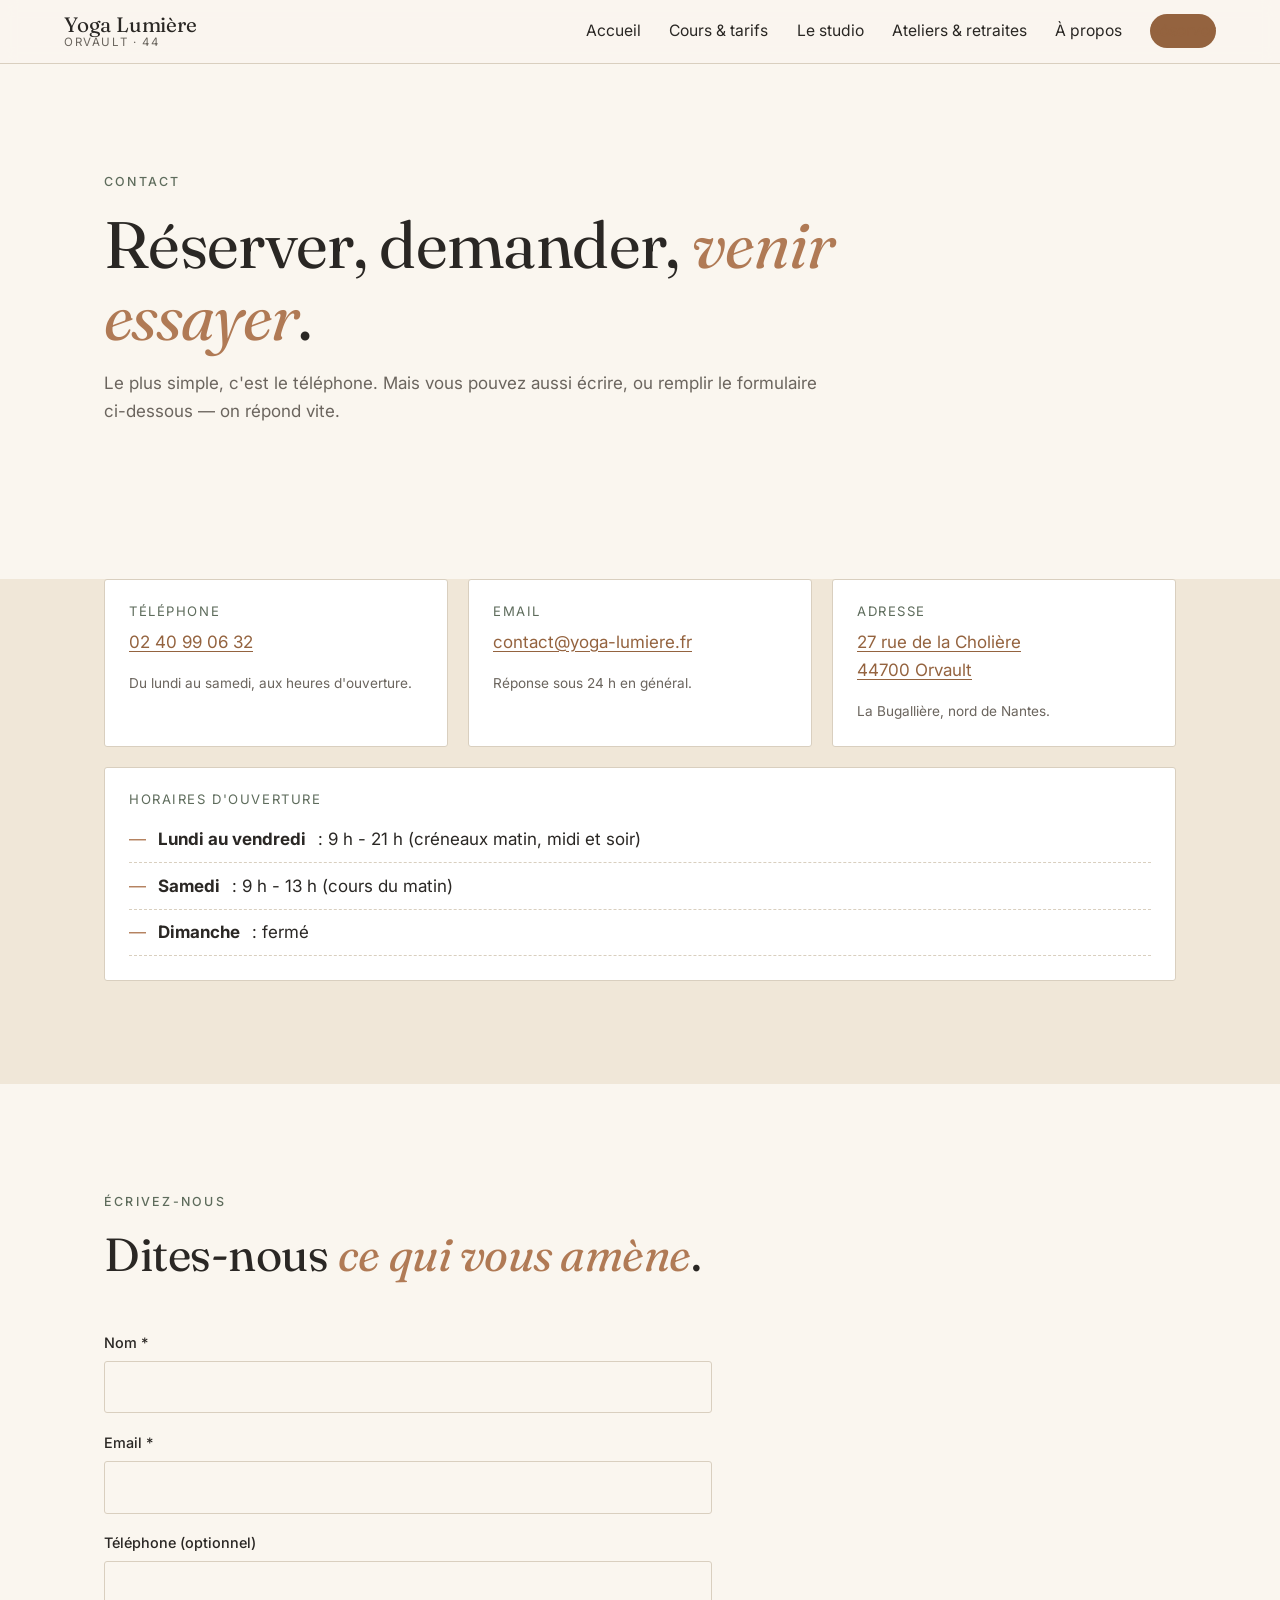
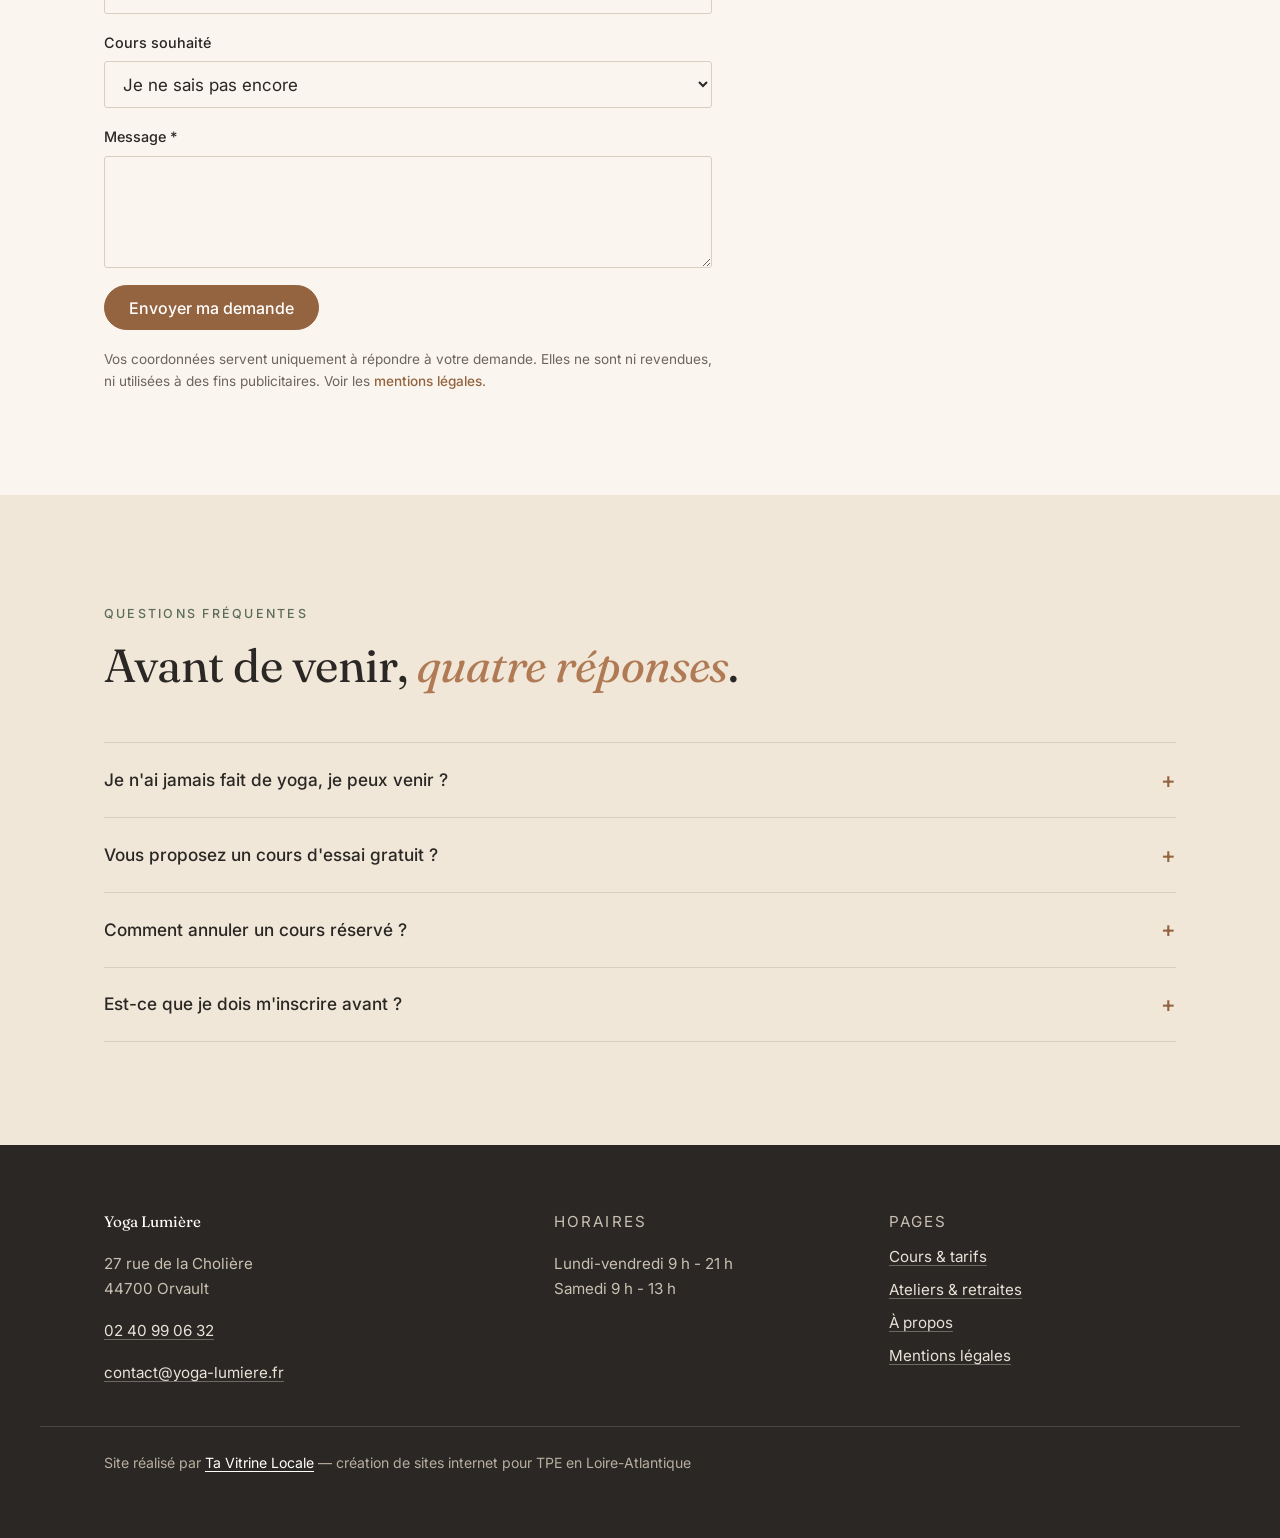
<file: contact.html>
<!DOCTYPE html>
<html lang="fr">
<head>
  <meta name="robots" content="noindex, follow" />
  <meta charset="UTF-8">
  <meta name="viewport" content="width=device-width, initial-scale=1">
  <title>Contact — Yoga Lumière, studio yoga & Pilates Orvault</title>
  <meta name="description" content="Réserver un cours d'essai à 12 €, poser une question, venir essayer. Téléphone, email, formulaire et FAQ rapide pour les nouveaux pratiquants.">
  <link rel="canonical" href="https://yoga.tavitrinelocale.fr/contact.html">
  <meta name="theme-color" content="#FAF6EF">
  <link rel="preconnect" href="https://fonts.googleapis.com">
  <link rel="preconnect" href="https://fonts.gstatic.com" crossorigin>
  <link href="https://fonts.googleapis.com/css2?family=Fraunces:ital,wght@0,300;0,400;0,500;1,400&family=Inter:wght@300;400;500;600&display=swap" rel="stylesheet">
  <link rel="stylesheet" href="style.css">

  <script type="application/ld+json">
  {
    "@context": "https://schema.org",
    "@type": "BreadcrumbList",
    "itemListElement": [
      { "@type": "ListItem", "position": 1, "name": "Accueil", "item": "https://yoga.tavitrinelocale.fr/" },
      { "@type": "ListItem", "position": 2, "name": "Contact", "item": "https://yoga.tavitrinelocale.fr/contact.html" }
    ]
  }
  </script>
</head>
<body>
  <a href="#main" class="skip-link">Aller au contenu</a>
  <header class="site-header">
    <a href="index.html" class="brand">
      <span class="brand__name">Yoga Lumière</span>
      <span class="brand__city">Orvault · 44</span>
    </a>
    <nav class="nav" aria-label="Navigation principale">
      <a href="index.html">Accueil</a>
      <a href="services.html">Cours & tarifs</a>
      <a href="zone-intervention.html">Le studio</a>
      <a href="realisations.html">Ateliers & retraites</a>
      <a href="a-propos.html">À propos</a>
      <a href="contact.html" class="nav__cta" aria-current="page">Réserver</a>
    </nav>
    <button class="burger" type="button" aria-label="Ouvrir le menu" aria-expanded="false">
      <span></span><span></span><span></span>
    </button>
  </header>

  <main id="main">

    <!-- 1. En-tête -->
    <section class="section">
      <div class="container">
        <div class="section__head">
          <span class="eyebrow">Contact</span>
          <h1>Réserver, demander, <em>venir essayer</em>.</h1>
          <p>Le plus simple, c'est le téléphone. Mais vous pouvez aussi écrire, ou remplir le formulaire ci-dessous — on répond vite.</p>
        </div>
      </div>
    </section>

    <!-- 2 + 3. Coordonnées + horaires -->
    <section class="section section--sand" style="padding-top:0">
      <div class="container">
        <div class="info-grid">
          <div class="info">
            <h3>Téléphone</h3>
            <p><a href="tel:+33240990632">02 40 99 06 32</a></p>
            <p class="form-note">Du lundi au samedi, aux heures d'ouverture.</p>
          </div>
          <div class="info">
            <h3>Email</h3>
            <p><a href="mailto:contact@yoga-lumiere.fr">contact@yoga-lumiere.fr</a></p>
            <p class="form-note">Réponse sous 24 h en général.</p>
          </div>
          <div class="info">
            <h3>Adresse</h3>
            <p><a href="zone-intervention.html">27 rue de la Cholière<br>44700 Orvault</a></p>
            <p class="form-note">La Bugallière, nord de Nantes.</p>
          </div>
        </div>

        <div class="info" style="margin-top:1.25rem">
          <h3>Horaires d'ouverture</h3>
          <ul class="facts" style="margin-top:0.5rem">
            <li><b>Lundi au vendredi</b> : 9 h - 21 h (créneaux matin, midi et soir)</li>
            <li><b>Samedi</b> : 9 h - 13 h (cours du matin)</li>
            <li><b>Dimanche</b> : fermé</li>
          </ul>
        </div>
      </div>
    </section>

    <!-- 4. Formulaire -->
    <section class="section">
      <div class="container">
        <div class="section__head">
          <span class="eyebrow">Écrivez-nous</span>
          <h2>Dites-nous <em>ce qui vous amène</em>.</h2>
        </div>

        <form class="form" action="#" method="post" data-demo-form novalidate>
          <p class="form-feedback" tabindex="-1" hidden>Démo — pas de backend. Merci d'envoyer votre demande par email à contact@yoga-lumiere.fr.</p>

          <div class="field">
            <label for="nom">Nom <span aria-hidden="true">*</span></label>
            <input type="text" id="nom" name="nom" autocomplete="name" required>
          </div>
          <div class="field">
            <label for="email">Email <span aria-hidden="true">*</span></label>
            <input type="email" id="email" name="email" autocomplete="email" required>
          </div>
          <div class="field">
            <label for="tel">Téléphone (optionnel)</label>
            <input type="tel" id="tel" name="tel" autocomplete="tel">
          </div>
          <div class="field">
            <label for="cours">Cours souhaité</label>
            <select id="cours" name="cours">
              <option value="">Je ne sais pas encore</option>
              <option>Vinyasa</option>
              <option>Yin</option>
              <option>Yoga prénatal</option>
              <option>Pilates mat</option>
              <option>Hatha doux</option>
            </select>
          </div>
          <div class="field">
            <label for="message">Message <span aria-hidden="true">*</span></label>
            <textarea id="message" name="message" required></textarea>
          </div>
          <div>
            <button type="submit" class="btn">Envoyer ma demande</button>
          </div>

          <noscript>
            <p class="form-note">Le formulaire nécessite JavaScript. Écrivez-nous directement à
              <a class="link" href="mailto:contact@yoga-lumiere.fr">contact@yoga-lumiere.fr</a>.</p>
          </noscript>

          <p class="form-note">Vos coordonnées servent uniquement à répondre à votre demande. Elles ne sont ni revendues, ni utilisées à des fins publicitaires. Voir les <a class="link" href="mentions-legales.html">mentions légales</a>.</p>
        </form>
      </div>
    </section>

    <!-- 5. FAQ -->
    <section class="section section--sand">
      <div class="container">
        <div class="section__head">
          <span class="eyebrow">Questions fréquentes</span>
          <h2>Avant de venir, <em>quatre réponses</em>.</h2>
        </div>
        <div class="faq">
          <details>
            <summary>Je n'ai jamais fait de yoga, je peux venir ?</summary>
            <p>Oui, complètement. Le hatha doux et le yin sont parfaits pour commencer, et chaque posture s'adapte. La plupart de nos pratiquants débutaient il y a peu.</p>
          </details>
          <details>
            <summary>Vous proposez un cours d'essai gratuit ?</summary>
            <p>Pas gratuit, mais à 12 € au lieu de 18 €. C'est un vrai cours complet. Ce tarif nous permet de garder des petits groupes sans réserver une place pour rien.</p>
          </details>
          <details>
            <summary>Comment annuler un cours réservé ?</summary>
            <p>Directement sur Bsport, jusqu'à 4 heures avant le début du cours. Au-delà, la séance est décomptée — c'est ce qui permet à quelqu'un d'autre de prendre la place à temps.</p>
          </details>
          <details>
            <summary>Est-ce que je dois m'inscrire avant ?</summary>
            <p>Oui, on fonctionne sur réservation via Bsport pour garantir votre place. Pour un tout premier cours, un coup de fil au 02 40 99 06 32 suffit, on s'occupe du reste.</p>
          </details>
        </div>
      </div>
    </section>

  </main>

  <footer class="site-footer">
    <div class="footer__cols">
      <div>
        <p class="footer__brand">Yoga Lumière</p>
        <p>27 rue de la Cholière<br>44700 Orvault</p>
        <p><a href="tel:+33240990632">02 40 99 06 32</a></p>
        <p><a href="mailto:contact@yoga-lumiere.fr">contact@yoga-lumiere.fr</a></p>
      </div>
      <div>
        <p class="footer__title">Horaires</p>
        <p>Lundi-vendredi 9 h - 21 h<br>Samedi 9 h - 13 h</p>
      </div>
      <div>
        <p class="footer__title">Pages</p>
        <ul>
          <li><a href="services.html">Cours & tarifs</a></li>
          <li><a href="realisations.html">Ateliers & retraites</a></li>
          <li><a href="a-propos.html">À propos</a></li>
          <li><a href="mentions-legales.html">Mentions légales</a></li>
        </ul>
      </div>
    </div>
    <p class="footer__credit">
      Site réalisé par <a href="https://tavitrinelocale.fr" rel="noopener">Ta Vitrine Locale</a>
      — création de sites internet pour TPE en Loire-Atlantique
    </p>
  </footer>
  <script src="script.js" defer></script>
</body>
</html>
</file>
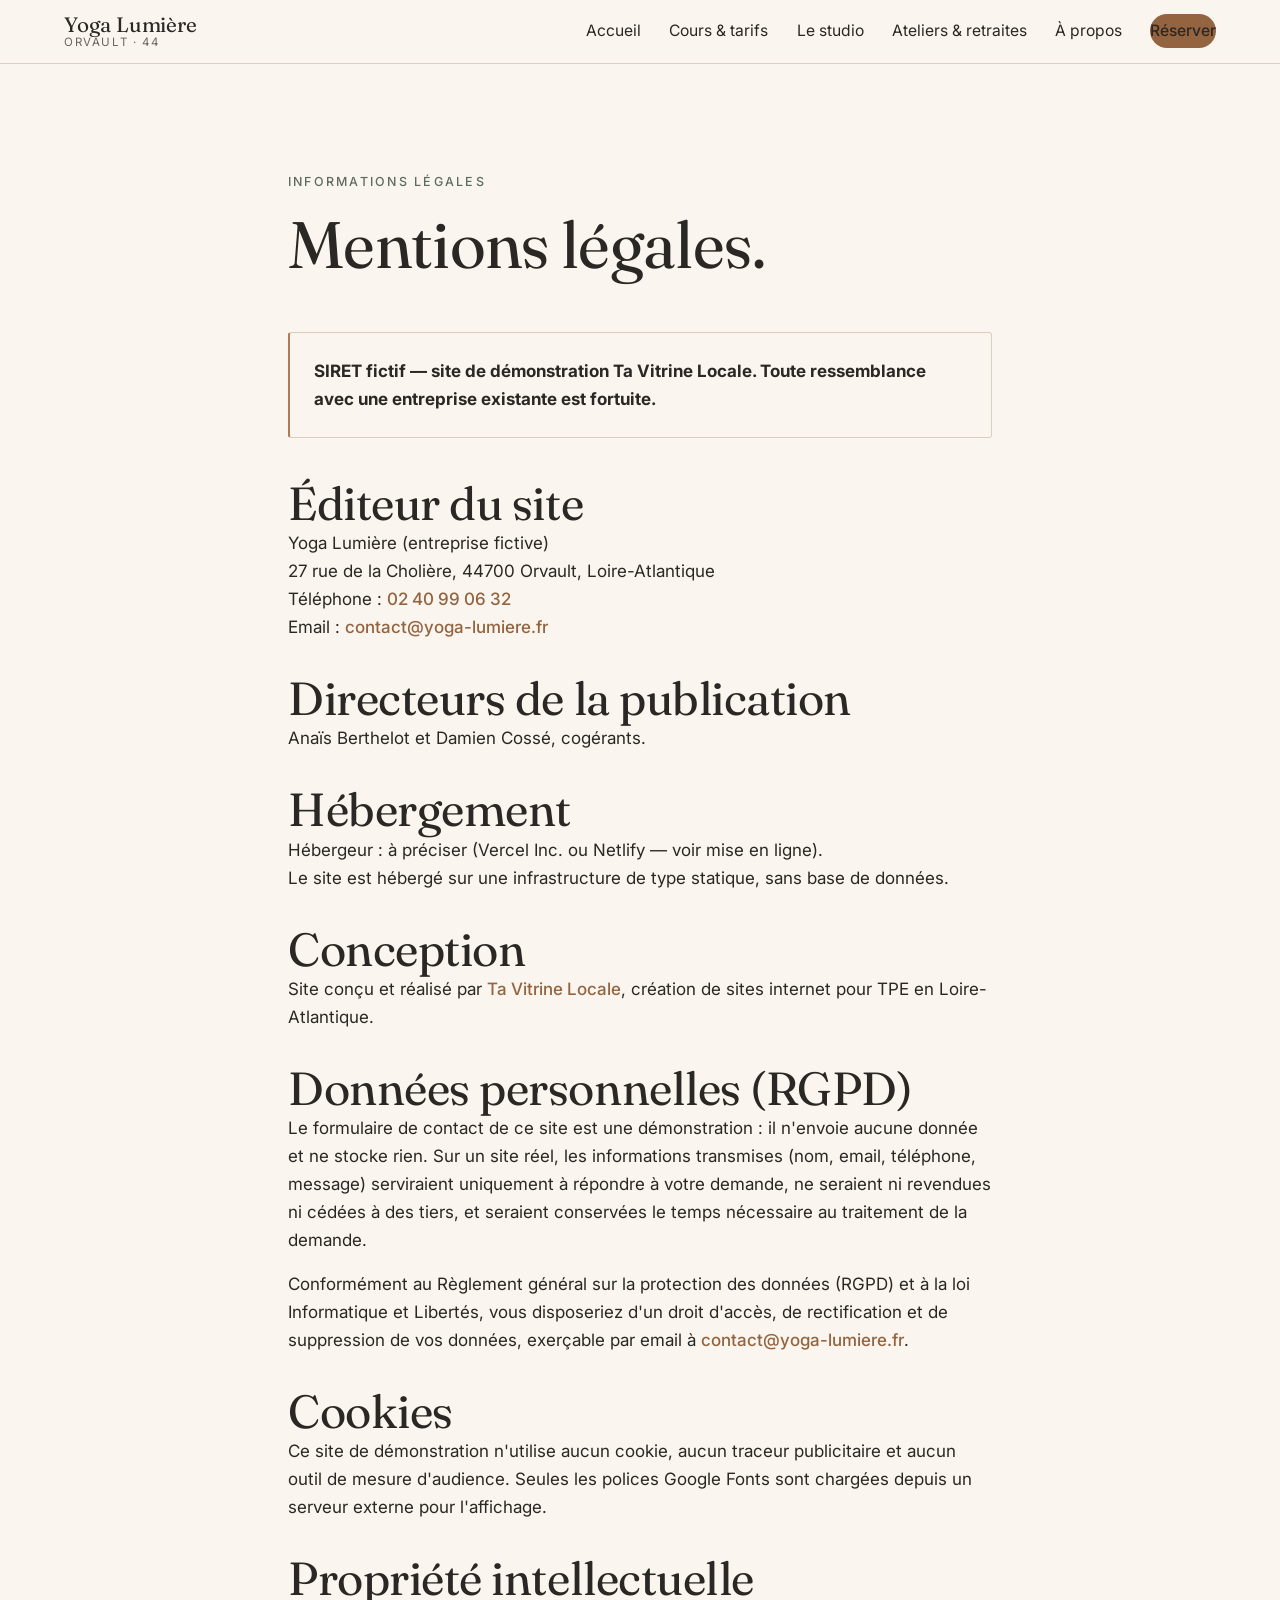
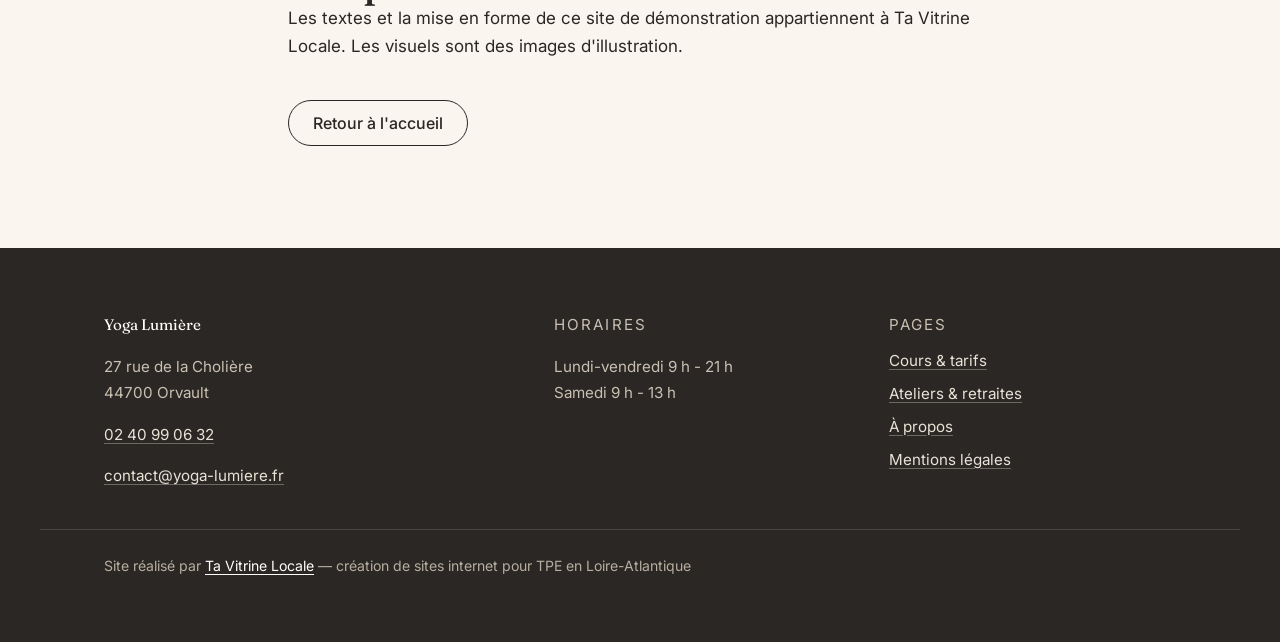
<file: mentions-legales.html>
<!DOCTYPE html>
<html lang="fr">
<head>
  <meta name="robots" content="noindex, follow" />
  <meta charset="UTF-8">
  <meta name="viewport" content="width=device-width, initial-scale=1">
  <title>Mentions légales — Yoga Lumière (démo)</title>
  <meta name="description" content="Mentions légales du site Yoga Lumière, site de démonstration Ta Vitrine Locale.">
  <link rel="canonical" href="https://yoga.tavitrinelocale.fr/mentions-legales.html">
  <meta name="theme-color" content="#FAF6EF">
  <link rel="preconnect" href="https://fonts.googleapis.com">
  <link rel="preconnect" href="https://fonts.gstatic.com" crossorigin>
  <link href="https://fonts.googleapis.com/css2?family=Fraunces:ital,wght@0,300;0,400;0,500;1,400&family=Inter:wght@300;400;500;600&display=swap" rel="stylesheet">
  <link rel="stylesheet" href="style.css">

  <script type="application/ld+json">
  {
    "@context": "https://schema.org",
    "@type": "BreadcrumbList",
    "itemListElement": [
      { "@type": "ListItem", "position": 1, "name": "Accueil", "item": "https://yoga.tavitrinelocale.fr/" },
      { "@type": "ListItem", "position": 2, "name": "Mentions légales", "item": "https://yoga.tavitrinelocale.fr/mentions-legales.html" }
    ]
  }
  </script>
</head>
<body>
  <a href="#main" class="skip-link">Aller au contenu</a>
  <header class="site-header">
    <a href="index.html" class="brand">
      <span class="brand__name">Yoga Lumière</span>
      <span class="brand__city">Orvault · 44</span>
    </a>
    <nav class="nav" aria-label="Navigation principale">
      <a href="index.html">Accueil</a>
      <a href="services.html">Cours & tarifs</a>
      <a href="zone-intervention.html">Le studio</a>
      <a href="realisations.html">Ateliers & retraites</a>
      <a href="a-propos.html">À propos</a>
      <a href="contact.html" class="nav__cta">Réserver</a>
    </nav>
    <button class="burger" type="button" aria-label="Ouvrir le menu" aria-expanded="false">
      <span></span><span></span><span></span>
    </button>
  </header>

  <main id="main">
    <section class="section">
      <div class="container" style="max-width:52rem">
        <div class="section__head">
          <span class="eyebrow">Informations légales</span>
          <h1>Mentions légales.</h1>
        </div>

        <div class="info" style="border-left:2px solid var(--terracotta)">
          <p><strong>SIRET fictif — site de démonstration Ta Vitrine Locale. Toute ressemblance avec une entreprise existante est fortuite.</strong></p>
        </div>

        <h2 style="margin-top:2.5rem">Éditeur du site</h2>
        <p>Yoga Lumière (entreprise fictive)<br>
        27 rue de la Cholière, 44700 Orvault, Loire-Atlantique<br>
        Téléphone : <a class="link" href="tel:+33240990632">02 40 99 06 32</a><br>
        Email : <a class="link" href="mailto:contact@yoga-lumiere.fr">contact@yoga-lumiere.fr</a></p>

        <h2 style="margin-top:2rem">Directeurs de la publication</h2>
        <p>Anaïs Berthelot et Damien Cossé, cogérants.</p>

        <h2 style="margin-top:2rem">Hébergement</h2>
        <p>Hébergeur : à préciser (Vercel Inc. ou Netlify — voir mise en ligne).<br>
        Le site est hébergé sur une infrastructure de type statique, sans base de données.</p>

        <h2 style="margin-top:2rem">Conception</h2>
        <p>Site conçu et réalisé par <a class="link" href="https://tavitrinelocale.fr" rel="noopener">Ta Vitrine Locale</a>, création de sites internet pour TPE en Loire-Atlantique.</p>

        <h2 style="margin-top:2rem">Données personnelles (RGPD)</h2>
        <p>Le formulaire de contact de ce site est une démonstration : il n'envoie aucune donnée et ne stocke rien. Sur un site réel, les informations transmises (nom, email, téléphone, message) serviraient uniquement à répondre à votre demande, ne seraient ni revendues ni cédées à des tiers, et seraient conservées le temps nécessaire au traitement de la demande.</p>
        <p>Conformément au Règlement général sur la protection des données (RGPD) et à la loi Informatique et Libertés, vous disposeriez d'un droit d'accès, de rectification et de suppression de vos données, exerçable par email à <a class="link" href="mailto:contact@yoga-lumiere.fr">contact@yoga-lumiere.fr</a>.</p>

        <h2 style="margin-top:2rem">Cookies</h2>
        <p>Ce site de démonstration n'utilise aucun cookie, aucun traceur publicitaire et aucun outil de mesure d'audience. Seules les polices Google Fonts sont chargées depuis un serveur externe pour l'affichage.</p>

        <h2 style="margin-top:2rem">Propriété intellectuelle</h2>
        <p>Les textes et la mise en forme de ce site de démonstration appartiennent à Ta Vitrine Locale. Les visuels sont des images d'illustration.</p>

        <p style="margin-top:2.5rem"><a class="btn btn--ghost" href="index.html">Retour à l'accueil</a></p>
      </div>
    </section>
  </main>

  <footer class="site-footer">
    <div class="footer__cols">
      <div>
        <p class="footer__brand">Yoga Lumière</p>
        <p>27 rue de la Cholière<br>44700 Orvault</p>
        <p><a href="tel:+33240990632">02 40 99 06 32</a></p>
        <p><a href="mailto:contact@yoga-lumiere.fr">contact@yoga-lumiere.fr</a></p>
      </div>
      <div>
        <p class="footer__title">Horaires</p>
        <p>Lundi-vendredi 9 h - 21 h<br>Samedi 9 h - 13 h</p>
      </div>
      <div>
        <p class="footer__title">Pages</p>
        <ul>
          <li><a href="services.html">Cours & tarifs</a></li>
          <li><a href="realisations.html">Ateliers & retraites</a></li>
          <li><a href="a-propos.html">À propos</a></li>
          <li><a href="mentions-legales.html">Mentions légales</a></li>
        </ul>
      </div>
    </div>
    <p class="footer__credit">
      Site réalisé par <a href="https://tavitrinelocale.fr" rel="noopener">Ta Vitrine Locale</a>
      — création de sites internet pour TPE en Loire-Atlantique
    </p>
  </footer>
  <script src="script.js" defer></script>
</body>
</html>
</file>
<file: style.css>
/* ============================================================
   Yoga Lumière — studio yoga & Pilates, Orvault (44)
   Feuille de style unique. CSS vanilla, mobile-first.

   Charte : les tons crème + sable rappellent le parquet bois et
   les murs chaulés d'un studio yoga européen. La terre cuite
   (#B07A55) évoque la chaleur du tapis et de la lumière du soir.
   Le vert sage (#7C8B7A) introduit une touche végétale sans verser
   dans le "vert wellness". L'anthracite chaud (#2A2724) reste
   lisible sans agressivité.
   Polices : Fraunces (titres, serif souple) + Inter (texte).
   ============================================================ */

/* 1. Variables CSS (palette + typo + spacing) ---------------- */
:root {
  --bg-cream: #FAF6EF;
  --bg-sand: #F0E7D8;
  --ink: #2A2724;
  --ink-soft: #6B655E;
  --terracotta: #B07A55;
  --terracotta-deep: #94633F; /* dérivé pour contraste AA sur boutons */
  --sage: #7C8B7A;
  --sage-deep: #5E6C5C;
  --line: #D9CFBF;
  --shadow: rgba(42, 39, 36, 0.08);

  --font-display: "Fraunces", Georgia, "Times New Roman", serif;
  --font-text: "Inter", system-ui, -apple-system, Segoe UI, Roboto, sans-serif;

  --maxw: 1200px;
  --gutter: clamp(1.25rem, 5vw, 4rem);
  --section-y: clamp(3.5rem, 8vw, 7rem);
  --radius: 3px;
}

/* 2. Reset minimal ------------------------------------------- */
*, *::before, *::after { box-sizing: border-box; }
* { margin: 0; }
html { -webkit-text-size-adjust: 100%; scroll-behavior: smooth; }
img, svg { display: block; max-width: 100%; }
a { color: inherit; }
button { font: inherit; color: inherit; cursor: pointer; background: none; border: none; }
ul { list-style: none; padding: 0; }
:focus-visible { outline: 2px solid var(--terracotta-deep); outline-offset: 3px; border-radius: 2px; }

/* 3. Typographie de base ------------------------------------- */
body {
  font-family: var(--font-text);
  font-weight: 400;
  color: var(--ink);
  background: var(--bg-cream);
  line-height: 1.65;
  font-size: 1.0625rem;
  -webkit-font-smoothing: antialiased;
  text-rendering: optimizeLegibility;
}
h1, h2, h3 {
  font-family: var(--font-display);
  font-weight: 400;
  line-height: 1.1;
  letter-spacing: -0.01em;
  color: var(--ink);
}
h1 { font-size: clamp(2.4rem, 6vw, 4.1rem); }
h2 { font-size: clamp(1.9rem, 4vw, 2.9rem); }
h3 { font-size: clamp(1.25rem, 2vw, 1.5rem); }
h2 em, h1 em { font-style: italic; color: var(--terracotta); }
p { color: var(--ink); }
p + p { margin-top: 1rem; }
a { text-decoration: none; }

.eyebrow {
  font-family: var(--font-text);
  font-size: 0.78rem;
  font-weight: 500;
  letter-spacing: 0.18em;
  text-transform: uppercase;
  color: var(--sage-deep);
  display: inline-block;
  margin-bottom: 1rem;
}
.lede { font-size: clamp(1.1rem, 1.6vw, 1.3rem); color: var(--ink-soft); line-height: 1.6; }

/* 4. Layout global ------------------------------------------- */
.container { width: 100%; max-width: var(--maxw); margin-inline: auto; padding-inline: var(--gutter); }
.section { padding-block: var(--section-y); }
.section--sand { background: var(--bg-sand); }
.section__head { max-width: 46rem; margin-bottom: clamp(2rem, 4vw, 3.25rem); }
.section__head p { margin-top: 1rem; color: var(--ink-soft); }
.divider { height: 1px; background: var(--line); border: 0; }

.skip-link {
  position: absolute; left: 1rem; top: -3rem;
  background: var(--ink); color: var(--bg-cream);
  padding: 0.6rem 1rem; border-radius: var(--radius);
  z-index: 200; transition: top 0.2s ease;
}
.skip-link:focus { top: 1rem; }

/* Placeholder image (remplacé par les vraies images au prompt 3).
   L'image réelle est posée en inline-style background-image ;
   si le fichier manque, le dégradé "lumière chaude" reste visible. */
.ph {
  position: relative;
  background-color: var(--bg-sand);
  background-size: cover;
  background-position: center;
  background-repeat: no-repeat;
  border-radius: var(--radius);
  overflow: hidden;
}
.ph::before {
  content: "";
  position: absolute; inset: 0;
  background:
    radial-gradient(125% 90% at 28% -10%, rgba(250, 246, 239, 0.55), transparent 58%),
    linear-gradient(150deg, rgba(176, 122, 85, 0.10), rgba(124, 139, 122, 0.10));
  pointer-events: none;
}
.ph--hero { aspect-ratio: 16 / 10; }
.ph--wide { aspect-ratio: 16 / 10; }
.ph--portrait { aspect-ratio: 4 / 5; }
.ph--square { aspect-ratio: 1 / 1; }
.ph--card { aspect-ratio: 3 / 2; }
.ph > img { position: absolute; inset: 0; width: 100%; height: 100%; object-fit: cover; display: block; }

/* 5. Header + navigation + burger ---------------------------- */
.site-header {
  position: sticky; top: 0; z-index: 100;
  display: flex; align-items: center; justify-content: space-between;
  gap: 1rem;
  padding: 0.85rem var(--gutter);
  background: rgba(250, 246, 239, 0.9);
  backdrop-filter: blur(8px);
  border-bottom: 1px solid var(--line);
}
.brand { display: flex; flex-direction: column; line-height: 1.1; }
.brand__name { font-family: var(--font-display); font-size: 1.3rem; letter-spacing: -0.01em; }
.brand__city { font-size: 0.72rem; letter-spacing: 0.14em; text-transform: uppercase; color: var(--ink-soft); }

.nav { display: flex; align-items: center; gap: clamp(1rem, 2.2vw, 2rem); }
.nav a { font-size: 0.98rem; color: var(--ink); position: relative; padding: 0.25rem 0; }
.nav a:not(.nav__cta)::after {
  content: ""; position: absolute; left: 0; bottom: -2px;
  width: 100%; height: 1px; background: var(--terracotta);
  transform: scaleX(0); transform-origin: left; transition: transform 0.3s ease;
}
.nav a:not(.nav__cta):hover::after,
.nav a[aria-current="page"]::after { transform: scaleX(1); }
.nav a[aria-current="page"] { color: var(--terracotta-deep); }
.nav__cta {
  background: var(--terracotta-deep); color: #fff;
  padding: 0.55rem 1.2rem; border-radius: 100px;
  font-weight: 500; transition: background 0.25s ease;
}
.nav__cta:hover { background: #7d5435; }

.burger { display: none; flex-direction: column; gap: 5px; padding: 0.5rem; }
.burger span { width: 24px; height: 2px; background: var(--ink); transition: transform 0.3s ease, opacity 0.3s ease; }

/* 6. Hero ---------------------------------------------------- */
.hero {
  position: relative;
  min-height: clamp(30rem, 78vh, 44rem);
  display: flex; align-items: flex-end;
  padding: var(--gutter);
  padding-bottom: clamp(2.5rem, 6vw, 5rem);
  color: var(--ink);
  background-color: var(--bg-sand);
  background-size: cover; background-position: center;
}
.hero::before {
  content: ""; position: absolute; inset: 0; z-index: 1;
  background:
    radial-gradient(130% 100% at 20% 0%, rgba(250, 246, 239, 0.7), transparent 55%),
    linear-gradient(160deg, rgba(176, 122, 85, 0.12), rgba(124, 139, 122, 0.10));
}
.hero::after {
  content: ""; position: absolute; left: 0; right: 0; bottom: 0; height: 70%; z-index: 1;
  background: linear-gradient(to top, rgba(250, 246, 239, 0.92), transparent);
}
.hero__img { position: absolute; inset: 0; width: 100%; height: 100%; object-fit: cover; z-index: 0; }
.hero__inner { position: relative; z-index: 2; max-width: 40rem; }
.hero h1 { margin-bottom: 1rem; }
.hero .lede { color: var(--ink); max-width: 30rem; }
.hero__actions { display: flex; flex-wrap: wrap; gap: 0.9rem; margin-top: 2rem; }

/* 7. Sections génériques (bandeaux, listes) ------------------ */
.band { display: grid; gap: 1.5rem; }
.band--3 { grid-template-columns: 1fr; }
.band__item { padding: 1.5rem 0; border-top: 1px solid var(--line); }
.band__item strong { font-family: var(--font-display); font-size: 1.6rem; display: block; color: var(--terracotta-deep); }
.band__item span { color: var(--ink-soft); }

.split { display: grid; gap: clamp(1.75rem, 4vw, 3.5rem); align-items: center; }
.split__media { margin: 0; }
.split__media figcaption { margin-top: 0.6rem; font-size: 0.85rem; color: var(--ink-soft); }

.feature-cta {
  display: grid; gap: 1.5rem; align-items: center;
  padding: clamp(1.75rem, 4vw, 3rem);
  background: var(--bg-cream); border: 1px solid var(--line); border-radius: var(--radius);
}

/* 8. Composants : boutons, cards, table prix, faq ------------ */
.btn {
  display: inline-flex; align-items: center; gap: 0.5rem;
  padding: 0.85rem 1.5rem; border-radius: 100px;
  font-weight: 500; font-size: 1rem; line-height: 1;
  background: var(--terracotta-deep); color: #fff;
  border: 1px solid var(--terracotta-deep);
  transition: background 0.25s ease, transform 0.2s ease;
}
.btn:hover { background: #7d5435; }
.btn--ghost { background: transparent; color: var(--ink); border-color: var(--ink); }
.btn--ghost:hover { background: var(--ink); color: var(--bg-cream); }
.btn--block { width: 100%; justify-content: center; }

.cards { display: grid; gap: 1.25rem; grid-template-columns: 1fr; }
.card {
  background: var(--bg-cream); border: 1px solid var(--line);
  border-radius: var(--radius); padding: 1.6rem;
  transition: transform 0.25s ease, box-shadow 0.25s ease;
}
.section--sand .card { background: #fff; }
.card__meta { font-size: 0.78rem; letter-spacing: 0.12em; text-transform: uppercase; color: var(--sage-deep); margin-bottom: 0.6rem; }
.card h3 { margin-bottom: 0.5rem; }
.card p { color: var(--ink-soft); font-size: 0.98rem; }
.card__tags { display: flex; flex-wrap: wrap; gap: 0.5rem; margin-top: 1rem; }
.tag { font-size: 0.8rem; color: var(--ink-soft); border: 1px solid var(--line); border-radius: 100px; padding: 0.2rem 0.7rem; }

/* vignettes "5 styles" sur l'accueil */
.styles-grid { display: grid; gap: 0.9rem; grid-template-columns: repeat(2, 1fr); }
.style-chip {
  display: flex; flex-direction: column; overflow: hidden;
  border: 1px solid var(--line); border-radius: var(--radius);
  background: var(--bg-cream); color: var(--ink);
  transition: border-color 0.25s ease, transform 0.2s ease;
}
.section--sand .style-chip { background: #fff; }
.style-chip:hover { border-color: var(--terracotta); transform: translateY(-2px); }
.style-chip b { font-family: var(--font-display); font-size: 1.2rem; font-weight: 500; }
.style-chip span { font-size: 0.82rem; color: var(--ink-soft); }

/* table tarifs accessible */
.price-table { width: 100%; border-collapse: collapse; margin-top: 1rem; }
.price-table caption { text-align: left; color: var(--ink-soft); margin-bottom: 0.75rem; }
.price-table th, .price-table td { text-align: left; padding: 1rem 0.5rem; border-bottom: 1px solid var(--line); }
.price-table th { font-weight: 500; }
.price-table td:last-child { text-align: right; font-family: var(--font-display); font-size: 1.3rem; color: var(--terracotta-deep); white-space: nowrap; }
.price-table tr:first-child td:last-child { color: var(--sage-deep); }

/* avis */
.quotes { display: grid; gap: 1.25rem; grid-template-columns: 1fr; }
.quote { padding: 1.6rem; border-left: 2px solid var(--terracotta); background: var(--bg-cream); border-radius: var(--radius); }
.section--sand .quote { background: #fff; }
.quote p { font-family: var(--font-display); font-style: italic; font-size: 1.15rem; line-height: 1.45; }
.quote cite { display: block; margin-top: 0.9rem; font-style: normal; font-size: 0.9rem; color: var(--ink-soft); }

/* faq */
.faq { border-top: 1px solid var(--line); }
.faq details { border-bottom: 1px solid var(--line); }
.faq summary { list-style: none; cursor: pointer; padding: 1.15rem 0; font-weight: 500; font-size: 1.08rem; display: flex; justify-content: space-between; gap: 1rem; align-items: center; }
.faq summary::-webkit-details-marker { display: none; }
.faq summary::after { content: "+"; font-size: 1.4rem; color: var(--terracotta-deep); transition: transform 0.25s ease; }
.faq details[open] summary::after { transform: rotate(45deg); }
.faq details p { padding-bottom: 1.2rem; color: var(--ink-soft); max-width: 52rem; }

/* infos / accès / coordonnées */
.info-grid { display: grid; gap: 1.25rem; grid-template-columns: 1fr; }
.info { padding: 1.5rem; border: 1px solid var(--line); border-radius: var(--radius); background: var(--bg-cream); }
.section--sand .info { background: #fff; }
.info h3 { font-family: var(--font-text); font-size: 0.82rem; letter-spacing: 0.12em; text-transform: uppercase; color: var(--sage-deep); margin-bottom: 0.6rem; }
.info a { color: var(--terracotta-deep); text-decoration: underline; text-underline-offset: 3px; }
.access-list li { padding: 1rem 0; border-bottom: 1px solid var(--line); display: grid; gap: 0.2rem; }
.access-list li:last-child { border-bottom: 0; }
.access-list b { font-weight: 500; }
.access-list span { color: var(--ink-soft); }

/* carte statique (SVG inline) */
.static-map { width: 100%; height: auto; border: 1px solid var(--line); border-radius: var(--radius); display: block; }

/* formulaire */
.form { display: grid; gap: 1.1rem; max-width: 38rem; }
.field { display: grid; gap: 0.4rem; }
.field label { font-size: 0.9rem; font-weight: 500; }
.field input, .field select, .field textarea {
  font: inherit; color: var(--ink);
  padding: 0.7rem 0.85rem; background: var(--bg-cream);
  border: 1px solid var(--line); border-radius: var(--radius);
}
.section--sand .field input, .section--sand .field select, .section--sand .field textarea { background: #fff; }
.field input:focus, .field select:focus, .field textarea:focus { outline: 2px solid var(--terracotta-deep); outline-offset: 1px; border-color: var(--terracotta-deep); }
.field textarea { resize: vertical; min-height: 7rem; }
.form-note { font-size: 0.85rem; color: var(--ink-soft); }
.form-feedback { padding: 0.9rem 1.1rem; border-radius: var(--radius); background: var(--sage); color: #fff; font-weight: 500; }
.form-feedback[hidden] { display: none; }

/* listes de promesses / programme */
.promises { display: grid; gap: 1rem; counter-reset: p; }
.promises li { position: relative; padding-left: 2.4rem; padding-block: 0.5rem; }
.promises li::before {
  counter-increment: p; content: counter(p);
  position: absolute; left: 0; top: 0.4rem;
  width: 1.7rem; height: 1.7rem; border-radius: 50%;
  display: grid; place-items: center;
  background: var(--sage); color: #fff; font-size: 0.85rem; font-weight: 600;
}
.facts li { padding: 0.55rem 0; border-bottom: 1px dashed var(--line); display: flex; gap: 0.75rem; }
.facts li::before { content: "—"; color: var(--terracotta); }

/* lien texte inline animé */
.link {
  color: var(--terracotta-deep); font-weight: 500;
  background-image: linear-gradient(currentColor, currentColor);
  background-size: 0% 1px; background-position: 0 100%; background-repeat: no-repeat;
  transition: background-size 0.3s ease;
  padding-bottom: 1px;
}
.link:hover { background-size: 100% 1px; }

/* 9. Footer -------------------------------------------------- */
.site-footer { background: var(--ink); color: #E9E2D6; padding-block: clamp(2.5rem, 5vw, 4rem); margin-top: 0; }
.footer__cols { max-width: var(--maxw); margin-inline: auto; padding-inline: var(--gutter); display: grid; gap: 2rem; grid-template-columns: 1fr; }
.footer__cols p, .footer__cols li { color: #C9C0B2; font-size: 0.95rem; line-height: 1.7; }
.footer__brand { font-family: var(--font-display); font-size: 1.4rem; color: #fff !important; margin-bottom: 0.5rem; }
.footer__title { font-size: 0.78rem; letter-spacing: 0.14em; text-transform: uppercase; color: var(--sage); margin-bottom: 0.6rem; }
.footer__cols a { color: #E9E2D6; text-decoration: underline; text-underline-offset: 3px; text-decoration-color: rgba(233,226,214,0.35); }
.footer__cols a:hover { text-decoration-color: var(--terracotta); }
.footer__cols ul { display: grid; gap: 0.45rem; }
.footer__credit { max-width: var(--maxw); margin: 2.5rem auto 0; padding: 1.5rem var(--gutter) 0; border-top: 1px solid rgba(217,207,191,0.18); font-size: 0.88rem; color: #B7AE9F; }
.footer__credit a { color: #fff; text-decoration: underline; text-underline-offset: 3px; }

/* 10. Accessibilité / reduced motion ------------------------- */
@media (prefers-reduced-motion: reduce) {
  html { scroll-behavior: auto; }
  *, *::before, *::after { animation-duration: 0.01ms !important; animation-iteration-count: 1 !important; transition-duration: 0.01ms !important; }
}

/* animation lente d'entrée (1 seule, discrète) */
@keyframes fade-up { from { opacity: 0; transform: translateY(14px); } to { opacity: 1; transform: none; } }
.hero__inner { animation: fade-up 0.9s ease both; }

/* 11. Media queries (mobile-first → 768 → 900 → 1024) -------- */
@media (max-width: 899px) {
  .burger { display: flex; }
  .nav {
    position: fixed; inset: 0 0 0 auto; width: min(82vw, 22rem);
    flex-direction: column; align-items: flex-start; justify-content: flex-start;
    gap: 0.4rem; padding: 6rem var(--gutter) 2rem;
    background: var(--bg-cream); border-left: 1px solid var(--line);
    transform: translateX(100%); transition: transform 0.3s ease;
    box-shadow: -20px 0 60px var(--shadow);
  }
  .nav.is-open { transform: translateX(0); }
  .nav a { font-size: 1.15rem; padding: 0.6rem 0; }
  .nav__cta { margin-top: 0.75rem; }
  body.menu-open { overflow: hidden; }
  .burger[aria-expanded="true"] span:nth-child(1) { transform: translateY(7px) rotate(45deg); }
  .burger[aria-expanded="true"] span:nth-child(2) { opacity: 0; }
  .burger[aria-expanded="true"] span:nth-child(3) { transform: translateY(-7px) rotate(-45deg); }
}

@media (min-width: 600px) {
  .styles-grid { grid-template-columns: repeat(3, 1fr); }
  .quotes { grid-template-columns: repeat(3, 1fr); }
}

@media (min-width: 768px) {
  .band--3 { grid-template-columns: repeat(3, 1fr); }
  .band__item { border-top: 0; padding: 0; }
  .cards--2 { grid-template-columns: repeat(2, 1fr); }
  .cards--3 { grid-template-columns: repeat(3, 1fr); }
  .info-grid { grid-template-columns: repeat(3, 1fr); }
  .split { grid-template-columns: 1fr 1fr; }
  .split--reverse .split__media { order: 2; }
  .feature-cta { grid-template-columns: 1.4fr 1fr; }
  .footer__cols { grid-template-columns: 1.4fr 1fr 1fr; gap: 3rem; }
}

@media (min-width: 1024px) {
  .styles-grid { grid-template-columns: repeat(5, 1fr); }
  .cards--3 { grid-template-columns: repeat(3, 1fr); }
}

/* 12. Images réelles (Unsplash) + vignettes + SVG décoratifs (prompt 3) */
.ph > img { transition: opacity 0.35s ease; }
.style-chip:hover .ph > img, .card:hover .ph > img { opacity: 0.9; }

.card { overflow: hidden; }
.card__media { margin: -1.6rem -1.6rem 1.2rem; }

.duo { display: grid; grid-template-columns: 1fr 1fr; gap: 0.75rem; }

.style-chip__label { display: flex; flex-direction: column; padding: 0.85rem 1rem 1.05rem; }

.ico { display: block; flex: none; }
.icon-row { display: flex; align-items: center; gap: 0.85rem; margin-bottom: 0.5rem; }

.ambiance-box {
  aspect-ratio: 1 / 1; display: grid; place-items: center;
  background: var(--bg-sand); border: 1px solid var(--line); border-radius: var(--radius);
}
.ambiance-box svg { width: 58%; height: auto; }

.mat-illus { width: 132px; height: auto; margin-bottom: 1rem; }

.wave-divider { line-height: 0; }
.wave-divider svg { display: block; width: 100%; height: 36px; }
</file>
